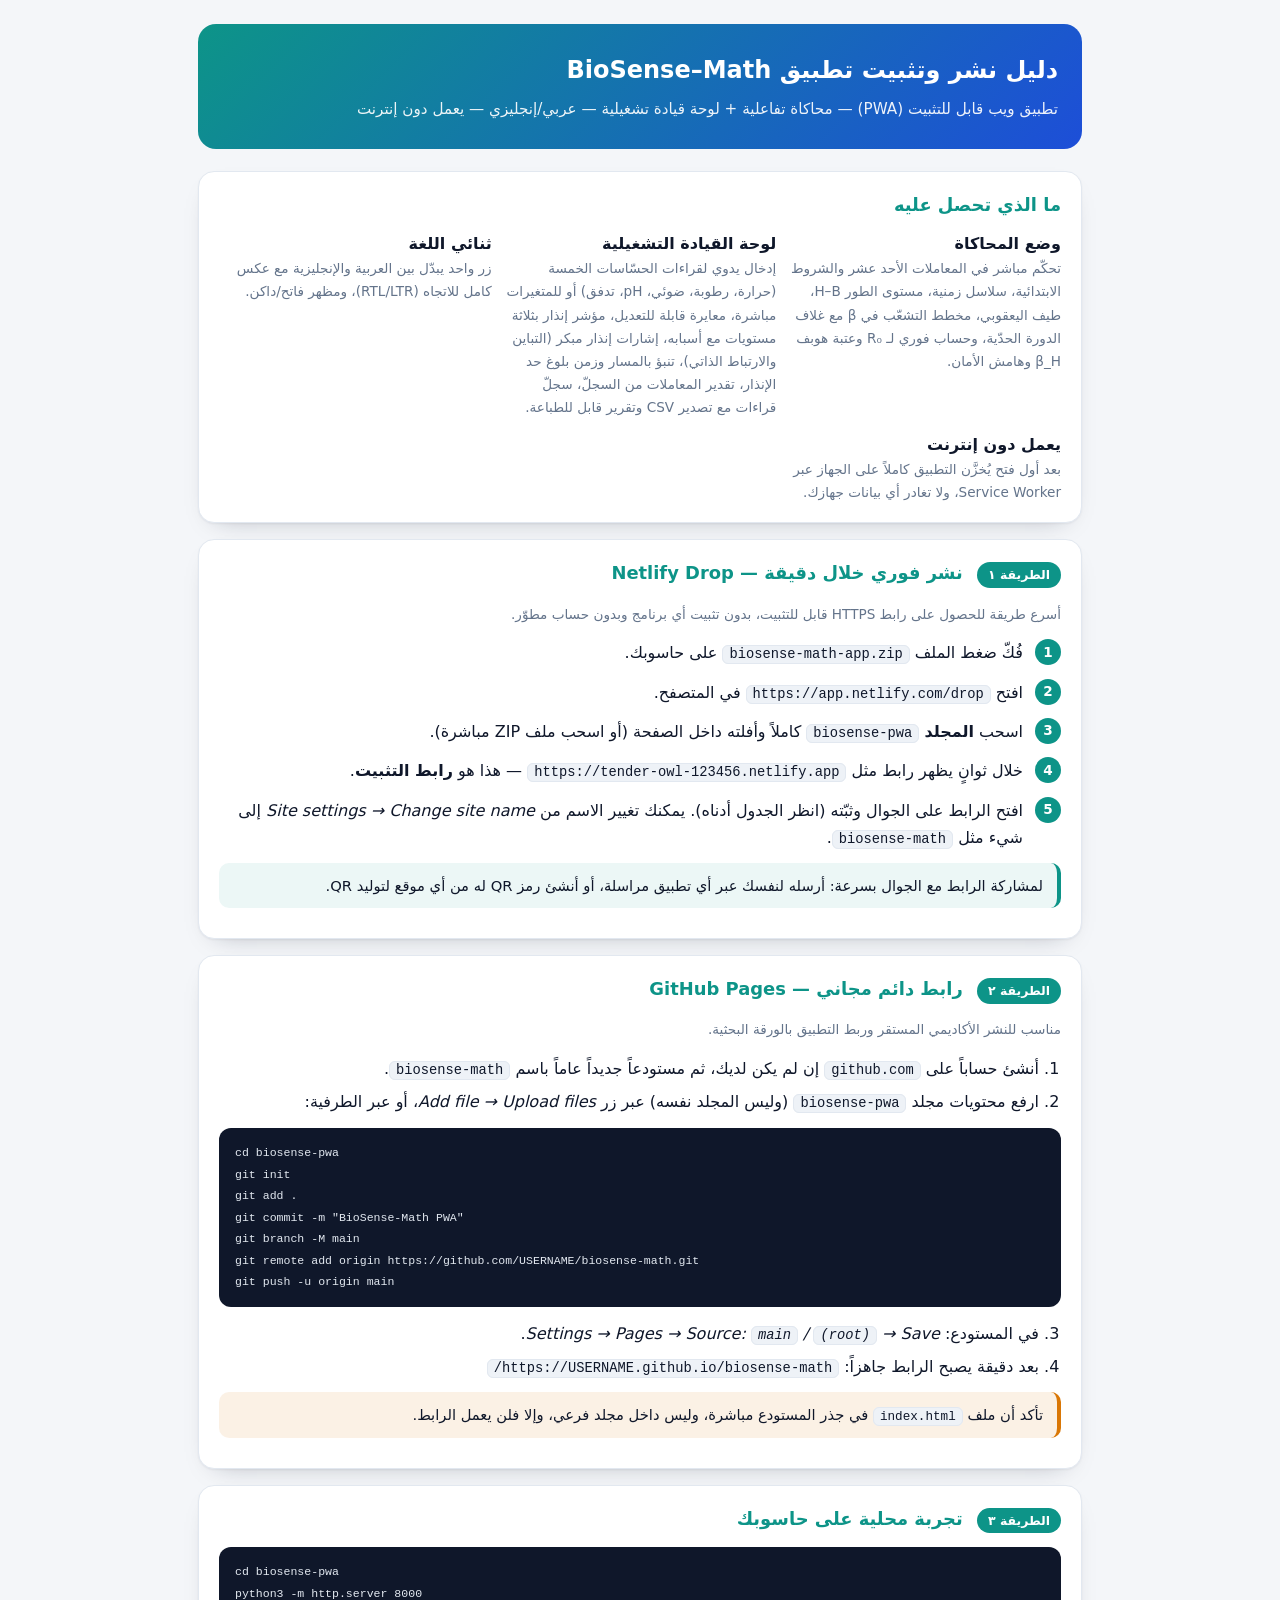
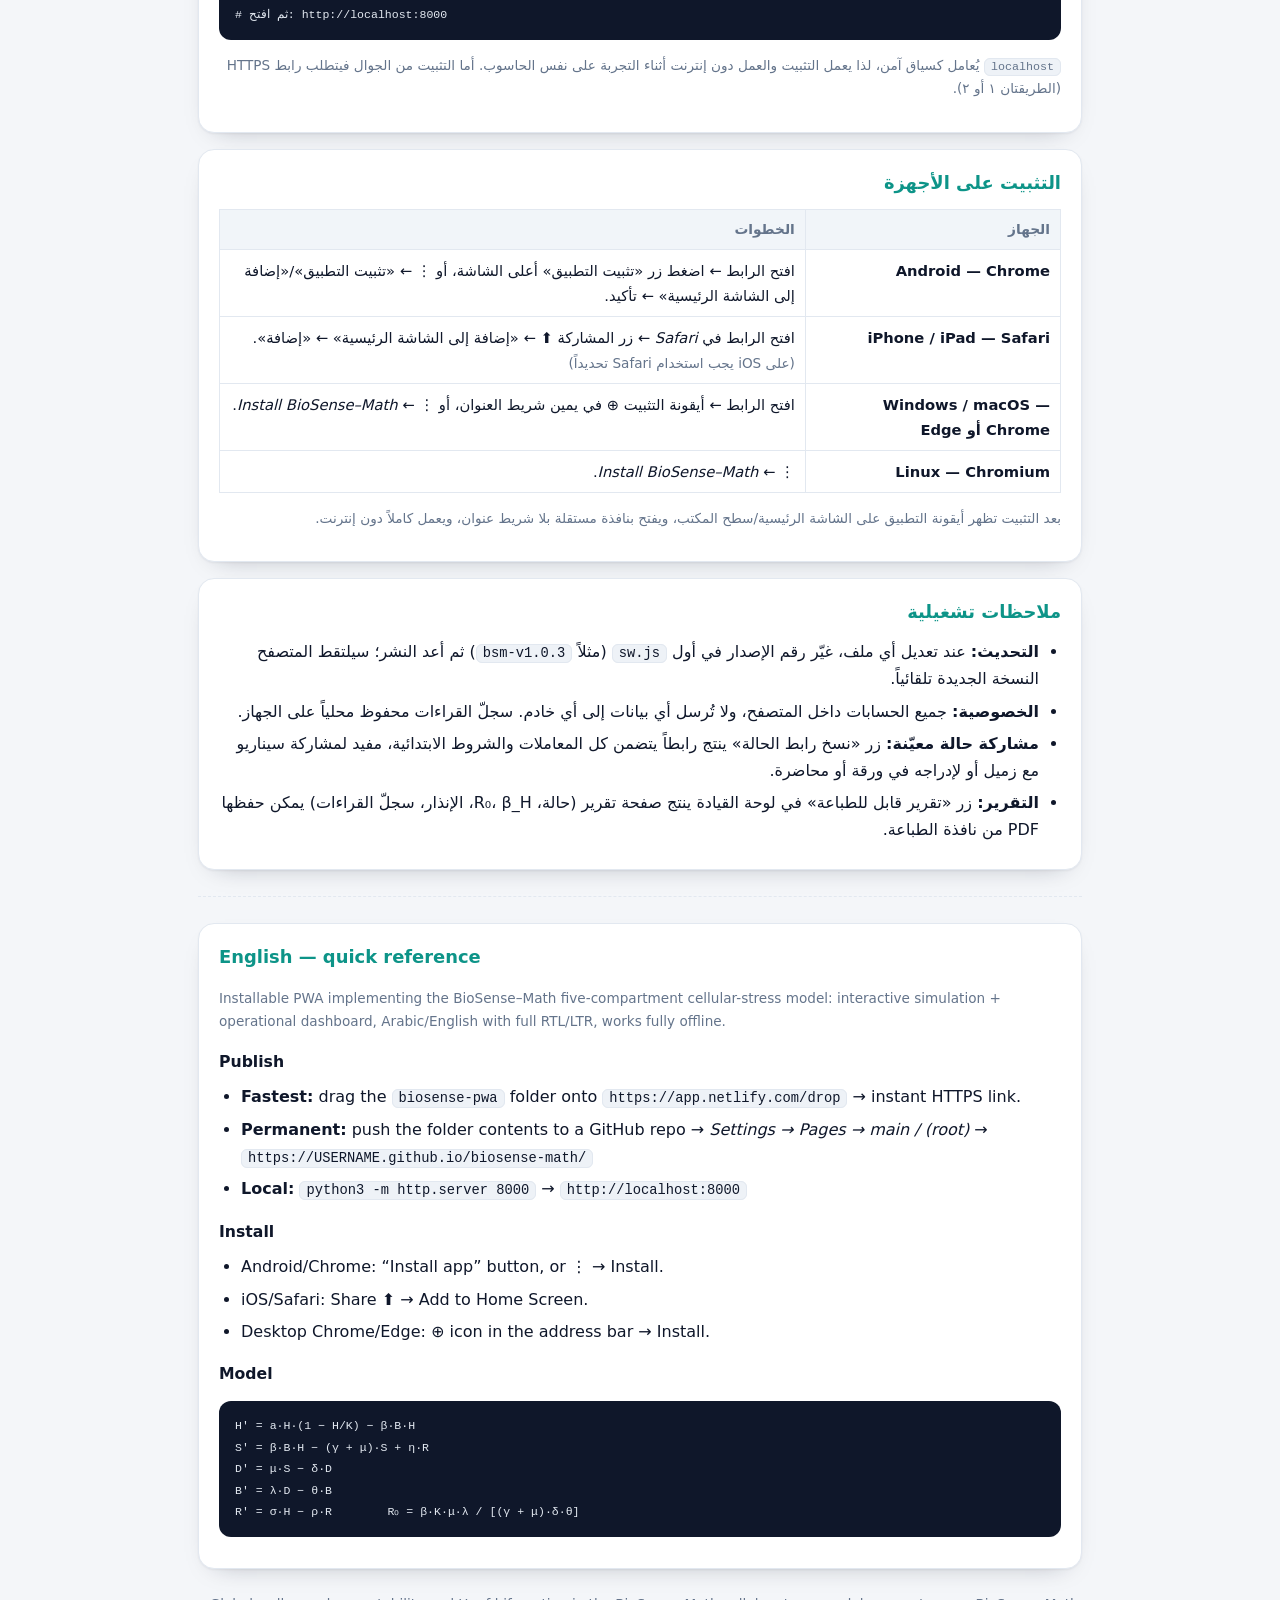
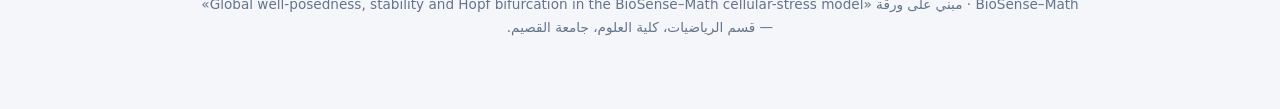
<file: INSTALL-GUIDE.html>
<!DOCTYPE html>
<html lang="ar" dir="rtl">
<head>
<meta charset="utf-8">
<meta name="viewport" content="width=device-width, initial-scale=1">
<title>دليل نشر وتثبيت تطبيق BioSense–Math</title>
<style>
  :root{--bg:#f4f6f9;--card:#fff;--fg:#0f172a;--muted:#64748b;--line:#e2e8f0;--accent:#0d9488;--accent2:#1d4ed8;--warn:#d97706}
  *{box-sizing:border-box}
  body{margin:0;background:var(--bg);color:var(--fg);font-family:"Segoe UI","Noto Naskh Arabic",Tahoma,system-ui,sans-serif;line-height:1.7}
  .wrap{max-width:920px;margin:0 auto;padding:24px 18px 60px}
  header{background:linear-gradient(135deg,#0d9488,#1d4ed8);color:#fff;border-radius:18px;padding:26px 24px;margin-bottom:22px}
  header h1{margin:0 0 6px;font-size:1.5rem}
  header p{margin:0;opacity:.92;font-size:.95rem}
  .card{background:var(--card);border:1px solid var(--line);border-radius:16px;padding:18px 20px;margin-bottom:16px;box-shadow:0 1px 2px rgba(15,23,42,.05),0 10px 26px -18px rgba(15,23,42,.4)}
  h2{font-size:1.12rem;margin:0 0 10px;color:var(--accent)}
  h3{font-size:.98rem;margin:16px 0 6px}
  ol,ul{margin:8px 0;padding-inline-start:22px}
  li{margin:5px 0}
  code,pre{font-family:ui-monospace,Menlo,Consolas,monospace;direction:ltr;text-align:left}
  code{background:#eef2f7;border:1px solid var(--line);border-radius:6px;padding:1px 6px;font-size:.86em}
  pre{background:#0f172a;color:#e2e8f0;border-radius:12px;padding:14px 16px;overflow:auto;font-size:.84rem;line-height:1.6}
  pre code{background:none;border:0;color:inherit;padding:0}
  table{width:100%;border-collapse:collapse;margin:10px 0;font-size:.92rem}
  th,td{border:1px solid var(--line);padding:8px 10px;text-align:start;vertical-align:top}
  th{background:#f1f5f9;font-size:.86rem;color:var(--muted)}
  .badge{display:inline-block;background:var(--accent);color:#fff;border-radius:999px;padding:2px 11px;font-size:.78rem;font-weight:700;margin-inline-end:8px}
  .tip{border-inline-start:4px solid var(--accent);background:color-mix(in srgb,var(--accent) 8%,transparent);border-radius:10px;padding:10px 14px;margin:12px 0;font-size:.92rem}
  .warn{border-inline-start:4px solid var(--warn);background:color-mix(in srgb,var(--warn) 10%,transparent);border-radius:10px;padding:10px 14px;margin:12px 0;font-size:.92rem}
  .grid{display:grid;grid-template-columns:repeat(auto-fit,minmax(230px,1fr));gap:12px}
  .mini{font-size:.85rem;color:var(--muted)}
  .en{direction:ltr;text-align:left}
  hr{border:0;border-top:1px dashed var(--line);margin:26px 0}
  .step{display:flex;gap:12px;align-items:flex-start;margin:12px 0}
  .step .n{flex:none;width:26px;height:26px;border-radius:50%;background:var(--accent);color:#fff;display:grid;place-items:center;font-weight:700;font-size:.85rem}
</style>
</head>
<body>
<div class="wrap">

<header>
  <h1>دليل نشر وتثبيت تطبيق BioSense–Math</h1>
  <p>تطبيق ويب قابل للتثبيت (PWA) — محاكاة تفاعلية + لوحة قيادة تشغيلية — عربي/إنجليزي — يعمل دون إنترنت</p>
</header>

<div class="card">
  <h2>ما الذي تحصل عليه</h2>
  <div class="grid">
    <div><strong>وضع المحاكاة</strong><div class="mini">تحكّم مباشر في المعاملات الأحد عشر والشروط الابتدائية، سلاسل زمنية، مستوى الطور H–B، طيف اليعقوبي، مخطط التشعّب في β مع غلاف الدورة الحدّية، وحساب فوري لـ R₀ وعتبة هوبف β_H وهامش الأمان.</div></div>
    <div><strong>لوحة القيادة التشغيلية</strong><div class="mini">إدخال يدوي لقراءات الحسّاسات الخمسة (حرارة، رطوبة، ضوئي، pH، تدفق) أو للمتغيرات مباشرة، معايرة قابلة للتعديل، مؤشر إنذار بثلاثة مستويات مع أسبابه، إشارات إنذار مبكر (التباين والارتباط الذاتي)، تنبؤ بالمسار وزمن بلوغ حد الإنذار، تقدير المعاملات من السجلّ، سجلّ قراءات مع تصدير CSV وتقرير قابل للطباعة.</div></div>
    <div><strong>ثنائي اللغة</strong><div class="mini">زر واحد يبدّل بين العربية والإنجليزية مع عكس كامل للاتجاه (RTL/LTR)، ومظهر فاتح/داكن.</div></div>
    <div><strong>يعمل دون إنترنت</strong><div class="mini">بعد أول فتح يُخزَّن التطبيق كاملاً على الجهاز عبر Service Worker، ولا تغادر أي بيانات جهازك.</div></div>
  </div>
</div>

<div class="card">
  <h2><span class="badge">الطريقة ١</span> نشر فوري خلال دقيقة — Netlify Drop</h2>
  <p class="mini">أسرع طريقة للحصول على رابط HTTPS قابل للتثبيت، بدون تثبيت أي برنامج وبدون حساب مطوّر.</p>
  <div class="step"><span class="n">1</span><div>فُكّ ضغط الملف <code>biosense-math-app.zip</code> على حاسوبك.</div></div>
  <div class="step"><span class="n">2</span><div>افتح <code>https://app.netlify.com/drop</code> في المتصفح.</div></div>
  <div class="step"><span class="n">3</span><div>اسحب <strong>المجلد</strong> <code>biosense-pwa</code> كاملاً وأفلته داخل الصفحة (أو اسحب ملف ZIP مباشرة).</div></div>
  <div class="step"><span class="n">4</span><div>خلال ثوانٍ يظهر رابط مثل <code>https://tender-owl-123456.netlify.app</code> — هذا هو <strong>رابط التثبيت</strong>.</div></div>
  <div class="step"><span class="n">5</span><div>افتح الرابط على الجوال وثبّته (انظر الجدول أدناه). يمكنك تغيير الاسم من <em>Site settings → Change site name</em> إلى شيء مثل <code>biosense-math</code>.</div></div>
  <div class="tip">لمشاركة الرابط مع الجوال بسرعة: أرسله لنفسك عبر أي تطبيق مراسلة، أو أنشئ رمز QR له من أي موقع لتوليد QR.</div>
</div>

<div class="card">
  <h2><span class="badge">الطريقة ٢</span> رابط دائم مجاني — GitHub Pages</h2>
  <p class="mini">مناسب للنشر الأكاديمي المستقر وربط التطبيق بالورقة البحثية.</p>
  <ol>
    <li>أنشئ حساباً على <code>github.com</code> إن لم يكن لديك، ثم مستودعاً جديداً عاماً باسم <code>biosense-math</code>.</li>
    <li>ارفع محتويات مجلد <code>biosense-pwa</code> (وليس المجلد نفسه) عبر زر <em>Add file → Upload files</em>، أو عبر الطرفية:</li>
  </ol>
<pre><code>cd biosense-pwa
git init
git add .
git commit -m "BioSense-Math PWA"
git branch -M main
git remote add origin https://github.com/USERNAME/biosense-math.git
git push -u origin main</code></pre>
  <ol start="3">
    <li>في المستودع: <em>Settings → Pages → Source: <code>main</code> / <code>(root)</code> → Save</em>.</li>
    <li>بعد دقيقة يصبح الرابط جاهزاً: <code>https://USERNAME.github.io/biosense-math/</code></li>
  </ol>
  <div class="warn">تأكد أن ملف <code>index.html</code> في جذر المستودع مباشرة، وليس داخل مجلد فرعي، وإلا فلن يعمل الرابط.</div>
</div>

<div class="card">
  <h2><span class="badge">الطريقة ٣</span> تجربة محلية على حاسوبك</h2>
<pre><code>cd biosense-pwa
python3 -m http.server 8000
# ثم افتح: http://localhost:8000</code></pre>
  <p class="mini"><code>localhost</code> يُعامل كسياق آمن، لذا يعمل التثبيت والعمل دون إنترنت أثناء التجربة على نفس الحاسوب. أما التثبيت من الجوال فيتطلب رابط HTTPS (الطريقتان ١ أو ٢).</p>
</div>

<div class="card">
  <h2>التثبيت على الأجهزة</h2>
  <table>
    <tr><th>الجهاز</th><th>الخطوات</th></tr>
    <tr><td><strong>Android — Chrome</strong></td><td>افتح الرابط ← اضغط زر «تثبيت التطبيق» أعلى الشاشة، أو ⋮ ← «تثبيت التطبيق»/«إضافة إلى الشاشة الرئيسية» ← تأكيد.</td></tr>
    <tr><td><strong>iPhone / iPad — Safari</strong></td><td>افتح الرابط في <em>Safari</em> ← زر المشاركة ⬆ ← «إضافة إلى الشاشة الرئيسية» ← «إضافة». <span class="mini">(على iOS يجب استخدام Safari تحديداً)</span></td></tr>
    <tr><td><strong>Windows / macOS — Chrome أو Edge</strong></td><td>افتح الرابط ← أيقونة التثبيت ⊕ في يمين شريط العنوان، أو ⋮ ← <em>Install BioSense–Math</em>.</td></tr>
    <tr><td><strong>Linux — Chromium</strong></td><td>⋮ ← <em>Install BioSense–Math</em>.</td></tr>
  </table>
  <p class="mini">بعد التثبيت تظهر أيقونة التطبيق على الشاشة الرئيسية/سطح المكتب، ويفتح بنافذة مستقلة بلا شريط عنوان، ويعمل كاملاً دون إنترنت.</p>
</div>

<div class="card">
  <h2>ملاحظات تشغيلية</h2>
  <ul>
    <li><strong>التحديث:</strong> عند تعديل أي ملف، غيّر رقم الإصدار في أول <code>sw.js</code> (مثلاً <code>bsm-v1.0.3</code>) ثم أعد النشر؛ سيلتقط المتصفح النسخة الجديدة تلقائياً.</li>
    <li><strong>الخصوصية:</strong> جميع الحسابات داخل المتصفح، ولا تُرسل أي بيانات إلى أي خادم. سجلّ القراءات محفوظ محلياً على الجهاز.</li>
    <li><strong>مشاركة حالة معيّنة:</strong> زر «نسخ رابط الحالة» ينتج رابطاً يتضمن كل المعاملات والشروط الابتدائية، مفيد لمشاركة سيناريو مع زميل أو لإدراجه في ورقة أو محاضرة.</li>
    <li><strong>التقرير:</strong> زر «تقرير قابل للطباعة» في لوحة القيادة ينتج صفحة تقرير (حالة، R₀، β_H، الإنذار، سجلّ القراءات) يمكن حفظها PDF من نافذة الطباعة.</li>
  </ul>
</div>

<hr>

<div class="card en">
  <h2>English — quick reference</h2>
  <p class="mini">Installable PWA implementing the BioSense–Math five-compartment cellular-stress model: interactive simulation + operational dashboard, Arabic/English with full RTL/LTR, works fully offline.</p>
  <h3>Publish</h3>
  <ul>
    <li><strong>Fastest:</strong> drag the <code>biosense-pwa</code> folder onto <code>https://app.netlify.com/drop</code> → instant HTTPS link.</li>
    <li><strong>Permanent:</strong> push the folder contents to a GitHub repo → <em>Settings → Pages → main / (root)</em> → <code>https://USERNAME.github.io/biosense-math/</code></li>
    <li><strong>Local:</strong> <code>python3 -m http.server 8000</code> → <code>http://localhost:8000</code></li>
  </ul>
  <h3>Install</h3>
  <ul>
    <li>Android/Chrome: “Install app” button, or ⋮ → Install.</li>
    <li>iOS/Safari: Share ⬆ → Add to Home Screen.</li>
    <li>Desktop Chrome/Edge: ⊕ icon in the address bar → Install.</li>
  </ul>
  <h3>Model</h3>
<pre><code>H' = a·H·(1 − H/K) − β·B·H
S' = β·B·H − (γ + μ)·S + η·R
D' = μ·S − δ·D
B' = λ·D − θ·B
R' = σ·H − ρ·R        R₀ = β·K·μ·λ / [(γ + μ)·δ·θ]</code></pre>
</div>

<p class="mini" style="text-align:center;margin-top:24px">
BioSense–Math · مبني على ورقة «Global well-posedness, stability and Hopf bifurcation in the BioSense–Math cellular-stress model» — قسم الرياضيات، كلية العلوم، جامعة القصيم.
</p>

</div>
</body>
</html>
</file>
